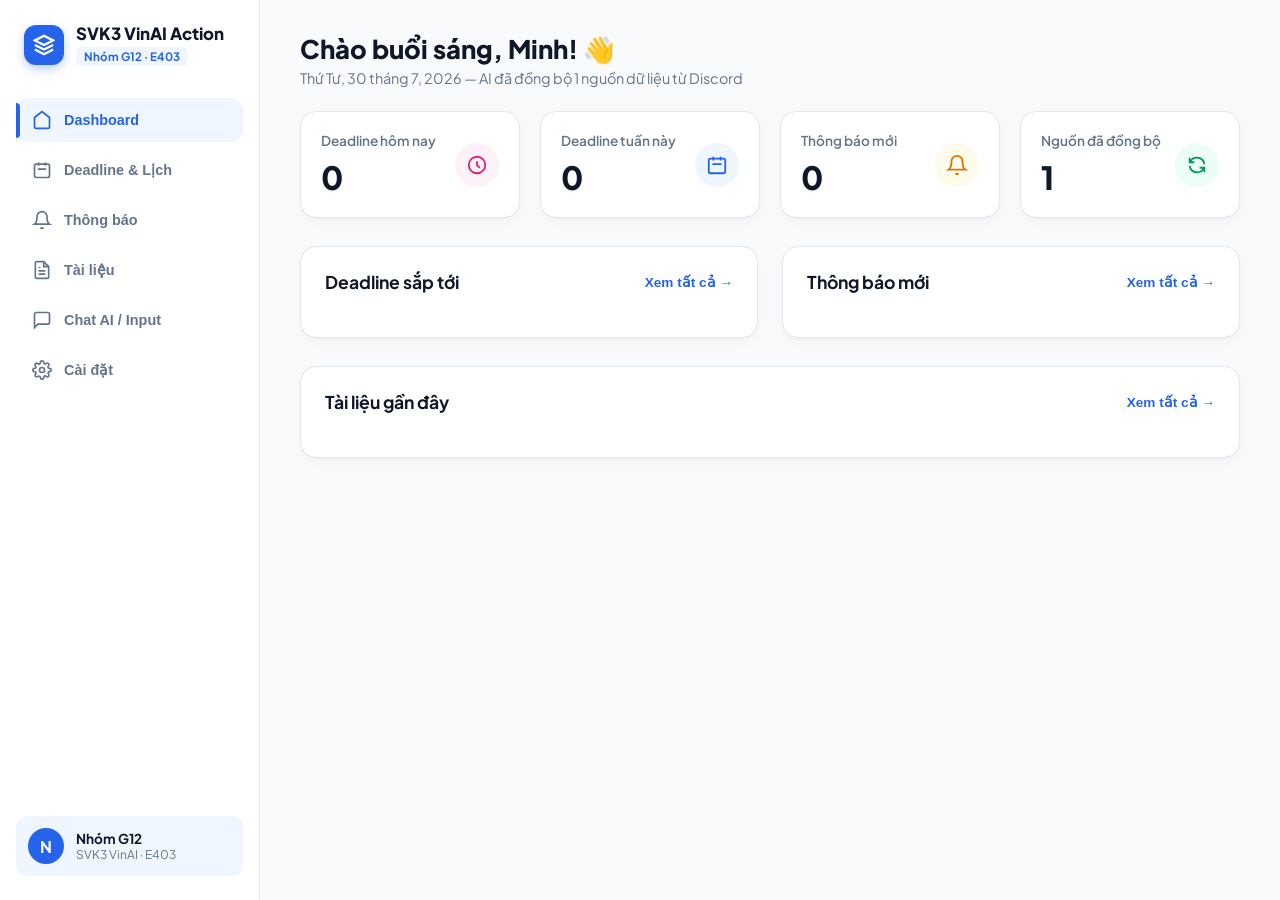
<file: codebase/index.html>
<!DOCTYPE html>
<html lang="vi">
<head>
  <meta charset="UTF-8">
  <meta name="viewport" content="width=device-width, initial-scale=1.0">
  <title>SVK3 VinAI Action — Quản lý Thông báo, Deadline & Tài liệu AI</title>
  <link rel="preconnect" href="https://fonts.googleapis.com">
  <link rel="preconnect" href="https://fonts.gstatic.com" crossorigin>
  <link href="https://fonts.googleapis.com/css2?family=Plus+Jakarta+Sans:wght@400;500;600;700;800&family=JetBrains+Mono:wght@400;500&display=swap" rel="stylesheet">
  <link rel="stylesheet" href="style.css">
</head>
<body>
  <div class="app-layout">
    <!-- Sidebar Navigation -->
    <aside class="sidebar">
      <div class="brand">
        <div class="brand-logo">
          <svg width="22" height="22" viewBox="0 0 24 24" fill="none" stroke="currentColor" stroke-width="2.5"><path d="M12 2L2 7l10 5 10-5-10-5zM2 17l10 5 10-5M2 12l10 5 10-5"/></svg>
        </div>
        <div class="brand-text">
          <h2>SVK3 VinAI Action</h2>
          <span class="badge-group">Nhóm G12 · E403</span>
        </div>
      </div>

      <nav class="nav-menu">
        <button class="nav-item active" onclick="switchTab('dashboard')">
          <svg width="20" height="20" viewBox="0 0 24 24" fill="none" stroke="currentColor" stroke-width="2"><path d="M3 9l9-7 9 7v11a2 2 0 01-2 2H5a2 2 0 01-2-2z"/></svg>
          Dashboard
        </button>
        <button class="nav-item" onclick="switchTab('deadline')">
          <svg width="20" height="20" viewBox="0 0 24 24" fill="none" stroke="currentColor" stroke-width="2"><path d="M8 7V3m8 4V3m-9 8h10M5 21h14a2 2 0 002-2V7a2 2 0 00-2-2H5a2 2 0 00-2 2v12a2 2 0 002 2z"/></svg>
          Deadline & Lịch
        </button>
        <button class="nav-item" onclick="switchTab('notifications')">
          <svg width="20" height="20" viewBox="0 0 24 24" fill="none" stroke="currentColor" stroke-width="2"><path d="M18 8A6 6 0 006 8c0 7-3 9-3 9h18s-3-2-3-9M13.73 21a2 2 0 01-3.46 0"/></svg>
          Thông báo
          <span id="notif-badge-count" class="nav-badge">0</span>
        </button>
        <button class="nav-item" onclick="switchTab('documents')">
          <svg width="20" height="20" viewBox="0 0 24 24" fill="none" stroke="currentColor" stroke-width="2"><path d="M14 2H6a2 2 0 00-2 2v16a2 2 0 002 2h12a2 2 0 002-2V8z"/><path d="M14 2v6h6M16 13H8M16 17H8M10 9H8"/></svg>
          Tài liệu
        </button>
        <button class="nav-item" onclick="switchTab('chatai')">
          <svg width="20" height="20" viewBox="0 0 24 24" fill="none" stroke="currentColor" stroke-width="2"><path d="M21 15a2 2 0 01-2 2H7l-4 4V5a2 2 0 012-2h14a2 2 0 012 2z"/></svg>
          Chat AI / Input
        </button>
        <button class="nav-item" onclick="switchTab('settings')">
          <svg width="20" height="20" viewBox="0 0 24 24" fill="none" stroke="currentColor" stroke-width="2"><path d="M12 15a3 3 0 100-6 3 3 0 000 6z"/><path d="M19.4 15a1.65 1.65 0 00.33 1.82l.06.06a2 2 0 010 2.83 2 2 0 01-2.83 0l-.06-.06a1.65 1.65 0 00-1.82-.33 1.65 1.65 0 00-1 1.51V21a2 2 0 01-2 2 2 2 0 01-2-2v-.09A1.65 1.65 0 009 19.4a1.65 1.65 0 00-1.82.33l-.06.06a2 2 0 01-2.83 0 2 2 0 010-2.83l.06-.06a1.65 1.65 0 00.33-1.82 1.65 1.65 0 00-1.51-1H3a2 2 0 01-2-2 2 2 0 012-2h.09A1.65 1.65 0 004.6 9a1.65 1.65 0 00-.33-1.82l-.06-.06a2 2 0 010-2.83 2 2 0 012.83 0l.06.06a1.65 1.65 0 001.82.33H9a1.65 1.65 0 001-1.51V3a2 2 0 012-2 2 2 0 012 2v.09a1.65 1.65 0 001 1.51 1.65 1.65 0 001.82-.33l.06-.06a2 2 0 012.83 0 2 2 0 010 2.83l-.06.06a1.65 1.65 0 00-.33 1.82V9a1.65 1.65 0 001.51 1H21a2 2 0 012 2 2 2 0 01-2 2h-.09a1.65 1.65 0 00-1.51 1z"/></svg>
          Cài đặt
        </button>
      </nav>

      <div class="user-profile">
        <div class="avatar">N</div>
        <div class="user-info">
          <h4>Nhóm G12</h4>
          <p>SVK3 VinAI · E403</p>
        </div>
      </div>
    </aside>

    <!-- Main Content Area -->
    <main class="main-content">
      <!-- 1. DASHBOARD TAB -->
      <section id="tab-dashboard" class="tab-content active">
        <div class="header-section">
          <h2>Chào buổi sáng, Minh! 👋</h2>
          <p class="sub-date">Thứ Tư, 30 tháng 7, 2026 — AI đã đồng bộ 1 nguồn dữ liệu từ Discord</p>
        </div>

        <!-- 4 Stat Cards -->
        <div class="stats-grid">
          <div class="stat-card">
            <div class="stat-info">
              <span class="stat-title">Deadline hôm nay</span>
              <span id="stat-dl-today" class="stat-number">0</span>
            </div>
            <div class="stat-icon icon-pink">
              <svg width="22" height="22" viewBox="0 0 24 24" fill="none" stroke="currentColor" stroke-width="2"><path d="M12 8v4l3 3m6-3a9 9 0 11-18 0 9 9 0 0118 0z"/></svg>
            </div>
          </div>

          <div class="stat-card">
            <div class="stat-info">
              <span class="stat-title">Deadline tuần này</span>
              <span id="stat-dl-week" class="stat-number">1</span>
            </div>
            <div class="stat-icon icon-blue">
              <svg width="22" height="22" viewBox="0 0 24 24" fill="none" stroke="currentColor" stroke-width="2"><path d="M8 7V3m8 4V3m-9 8h10M5 21h14a2 2 0 002-2V7a2 2 0 00-2-2H5a2 2 0 00-2 2v12a2 2 0 002 2z"/></svg>
            </div>
          </div>

          <div class="stat-card">
            <div class="stat-info">
              <span class="stat-title">Thông báo mới</span>
              <span id="stat-notif-new" class="stat-number">0</span>
            </div>
            <div class="stat-icon icon-yellow">
              <svg width="22" height="22" viewBox="0 0 24 24" fill="none" stroke="currentColor" stroke-width="2"><path d="M18 8A6 6 0 006 8c0 7-3 9-3 9h18s-3-2-3-9M13.73 21a2 2 0 01-3.46 0"/></svg>
            </div>
          </div>

          <div class="stat-card">
            <div class="stat-info">
              <span class="stat-title">Nguồn đã đồng bộ</span>
              <span id="stat-synced" class="stat-number">1</span>
            </div>
            <div class="stat-icon icon-green">
              <svg width="22" height="22" viewBox="0 0 24 24" fill="none" stroke="currentColor" stroke-width="2"><path d="M4 4v5h.582m15.356 2A8.001 8.001 0 004.582 9m0 0H9m11 11v-5h-.581m0 0a8.003 8.003 0 01-15.357-2m15.357 2H15"/></svg>
            </div>
          </div>
        </div>

        <!-- 2 Column Layout -->
        <div class="dashboard-grid">
          <!-- Upcoming Deadlines -->
          <div class="panel">
            <div class="panel-header">
              <h3>Deadline sắp tới</h3>
              <button class="btn-link" onclick="switchTab('deadline')">Xem tất cả &rarr;</button>
            </div>
            <div id="dash-deadline-list" class="dash-list">
              <!-- Dynamically populated -->
            </div>
          </div>

          <!-- Recent Notifications -->
          <div class="panel">
            <div class="panel-header">
              <h3>Thông báo mới</h3>
              <button class="btn-link" onclick="switchTab('notifications')">Xem tất cả &rarr;</button>
            </div>
            <div id="dash-notif-list" class="dash-list">
              <!-- Dynamically populated -->
            </div>
          </div>
        </div>

        <!-- Recent Documents -->
        <div class="panel margin-top-lg">
          <div class="panel-header">
            <h3>Tài liệu gần đây</h3>
            <button class="btn-link" onclick="switchTab('documents')">Xem tất cả &rarr;</button>
          </div>
          <div id="dash-doc-list" class="dash-list">
            <!-- Dynamically populated -->
          </div>
        </div>
      </section>

      <!-- 2. DEADLINE TAB -->
      <section id="tab-deadline" class="tab-content">
        <div class="header-section flex-between">
          <div>
            <h2>Deadline & Lịch nộp bài</h2>
            <p class="sub-date">Quản lý tất cả deadline tự động từ Discord & xem theo Lịch Tuần/Tháng</p>
          </div>
          <div class="view-switcher">
            <button id="btn-view-table" class="btn-toggle active" onclick="switchDeadlineView('table')">&equiv; Bảng</button>
            <button id="btn-view-calendar" class="btn-toggle" onclick="switchDeadlineView('calendar')">&boxplus; Lịch</button>
          </div>
        </div>

        <!-- Filter Category Tabs -->
        <div class="filter-tabs flex-between">
          <div>
            <button class="tab-chip active" onclick="filterDeadlines('all')">Tất cả</button>
            <button class="tab-chip" onclick="filterDeadlines('today')">Hôm nay</button>
            <button class="tab-chip" onclick="filterDeadlines('7days')">7 ngày tới</button>
            <button class="tab-chip" onclick="filterDeadlines('month')">Tháng này</button>
            <button class="tab-chip" onclick="filterDeadlines('done')">Đã hoàn thành</button>
            <button class="tab-chip" onclick="filterDeadlines('overdue')">Quá hạn</button>
          </div>
          <div id="calendar-mode-controls" class="hidden">
            <div class="view-switcher">
              <button id="btn-cal-week" class="btn-toggle active" onclick="switchCalendarMode('week')">Tuần</button>
              <button id="btn-cal-month" class="btn-toggle" onclick="switchCalendarMode('month')">Tháng</button>
            </div>
          </div>
        </div>

        <!-- 1. Table View -->
        <div id="deadline-table-container" class="table-card">
          <table class="data-table">
            <thead>
              <tr>
                <th style="width:40px;">✓</th>
                <th>Công việc</th>
                <th>Môn học</th>
                <th>Deadline</th>
                <th>Nguồn</th>
                <th>Trạng thái</th>
                <th>Độ ưu tiên</th>
                <th>Thao tác</th>
              </tr>
            </thead>
            <tbody id="deadline-table-body">
              <!-- Inserted dynamically -->
            </tbody>
          </table>
        </div>

        <!-- 2. Calendar View -->
        <div id="deadline-calendar-container" class="table-card hidden" style="padding: 20px;">
          <div class="calendar-header flex-between margin-bottom-md">
            <h3 id="calendar-month-title">Tháng 8, 2026</h3>
            <span style="font-size:0.85rem; color:var(--text-muted);">Bấm vào thẻ Deadline để đánh dấu hoàn thành</span>
          </div>
          <div id="calendar-grid" class="calendar-grid">
            <!-- Calendar grid generated dynamically -->
          </div>
        </div>
      </section>

      <!-- 3. NOTIFICATIONS TAB -->
      <section id="tab-notifications" class="tab-content">
        <div class="header-section flex-between">
          <div>
            <h2>Thông báo</h2>
            <p class="sub-date"><span id="unread-count-text">0 thông báo chưa đọc</span></p>
          </div>
          <button class="btn btn-secondary" onclick="markAllRead()">Đánh dấu tất cả đã đọc</button>
        </div>

        <div class="filter-bar">
          <input type="text" id="notif-search" placeholder="🔍 Tìm kiếm thông báo..." onkeyup="filterNotifications()">
          <select id="notif-filter-source" onchange="filterNotifications()">
            <option value="">Tất cả nguồn</option>
            <option value="Discord">Discord</option>
          </select>
          <select id="notif-filter-course" onchange="filterNotifications()">
            <option value="">Tất cả môn</option>
            <option value="AI">AI</option>
            <option value="AI20K Build Phase">AI20K Build Phase</option>
            <option value="Workshop Kick-off">Workshop Kick-off</option>
            <option value="Chung">Chung</option>
          </select>
        </div>

        <div id="notifications-container" class="cards-stack">
          <!-- Inserted dynamically -->
        </div>
      </section>

      <!-- 4. DOCUMENTS TAB -->
      <section id="tab-documents" class="tab-content">
        <div class="header-section">
          <h2>Tài liệu</h2>
          <p class="sub-date">AI đã tự động thu thập & lưu trữ các tài liệu từ Discord</p>
        </div>

        <div class="filter-bar">
          <input type="text" id="doc-search" placeholder="🔍 Tìm kiếm tài liệu..." onkeyup="filterDocuments()">
          <select id="doc-filter-source" onchange="filterDocuments()">
            <option value="">Tất cả nguồn</option>
            <option value="Discord">Discord</option>
          </select>
          <select id="doc-filter-course" onchange="filterDocuments()">
            <option value="">Tất cả môn</option>
            <option value="AI">AI</option>
            <option value="AI20K Build Phase">AI20K Build Phase</option>
            <option value="Workshop Kick-off">Workshop Kick-off</option>
          </select>
        </div>

        <div class="summary-chips">
          <div class="chip-metric chip-blue"><strong id="total-docs-count">0</strong> Tổng tài liệu</div>
          <div class="chip-metric chip-purple"><strong id="discord-docs-count">0</strong> Từ Discord</div>
        </div>

        <div class="table-card">
          <table class="data-table">
            <thead>
              <tr>
                <th>Tên tài liệu</th>
                <th>Môn học</th>
                <th>Nguồn</th>
                <th>Ngày cập nhật</th>
                <th>Thao tác</th>
              </tr>
            </thead>
            <tbody id="documents-table-body">
              <!-- Inserted dynamically -->
            </tbody>
          </table>
        </div>
      </section>

      <!-- 5. CHAT AI / INPUT PROCESS TAB -->
      <section id="tab-chatai" class="tab-content">
        <div class="header-section flex-between">
          <div>
            <h2>Trích xuất AI & Đồng bộ Local Storage</h2>
            <p class="sub-date">Dán thông báo thô để AI trích xuất Metadata và tự động lưu vào PostgreSQL Database</p>
          </div>
          <button class="btn btn-secondary" onclick="openEvalModal()">Chạy Eval (Golden Set 20)</button>
        </div>

        <div class="input-card">
          <label for="raw-input">Dán thông báo thô từ Discord:</label>
          <textarea id="raw-input" placeholder="Dán thông báo vào đây để chạy Pipeline LLM...&#10;Ví dụ: [Discord #announcements] Thầy vừa mở Assignment 2 môn Machine Learning. Hạn nộp bài là trước 23:59 ngày 15/08/2026."></textarea>
          
          <div class="input-actions">
            <button class="btn btn-primary" onclick="processNewMessage()">
              🚀 Chạy Pipeline AI & Lưu Local JSON
            </button>
          </div>
        </div>

        <div id="process-result-box" class="margin-top-lg"></div>
      </section>

      <!-- 6. SETTINGS TAB -->
      <section id="tab-settings" class="tab-content">
        <div class="header-section">
          <h2>Cài đặt Hệ thống</h2>
          <p class="sub-date">Cấu hình API Key & Đồng bộ Nguồn Dữ liệu</p>
        </div>
        <div class="panel">
          <div class="form-group">
            <label>API Key Gemini / OpenRouter:</label>
            <input type="password" id="api-key-input" placeholder="sk-or-v1-... (Đã đọc tự động từ file .env)">
          </div>
          <div class="form-group margin-top-md">
            <label>Đường dẫn Local Storage File:</label>
            <input type="text" value="PostgreSQL (deadline_db)" readonly style="background:#f1f5f9;">
          </div>
        </div>
      </section>
    </main>
  </div>

  <!-- Notification Detail Modal -->
  <div id="notif-detail-modal" class="modal-overlay hidden">
    <div class="modal-content" style="max-width: 680px;">
      <div class="modal-header">
        <div>
          <span id="detail-source-badge" class="source-badge badge-discord">Discord</span>
          <h2 id="detail-title" style="margin-top:8px;">Chi tiết Thông báo</h2>
          <p class="subtitle" id="detail-subtitle">Môn học: Chung · Vừa xong</p>
        </div>
        <button class="btn-close" onclick="closeNotifModal()">&times;</button>
      </div>

      <!-- Section 1: AI Summary Box -->
      <div style="background:#eff6ff; padding:16px; border-radius:12px; border:1px solid #bfdbfe; margin-bottom:16px;">
        <h4 style="color:#1e40af; font-size:0.88rem; font-weight:700; margin-bottom:6px;">🤖 Tóm tắt AI & Metadata:</h4>
        <div id="detail-ai-summary" style="font-size:0.9rem; color:#1e3a8a; line-height:1.5;">
          <!-- Populated dynamically -->
        </div>
      </div>

      <!-- Section 2: Full Original Content Box -->
      <div style="margin-bottom:20px;">
        <h4 style="font-size:0.88rem; font-weight:700; color:var(--text-muted); margin-bottom:8px;">📩 Nội dung tin nhắn nguyên bản đầy đủ:</h4>
        <div id="detail-content-body" style="background:#f8fafc; padding:20px; border-radius:12px; border:1px solid #e2e8f0; font-size:0.95rem; line-height:1.6; white-space:pre-wrap; max-height:300px; overflow-y:auto; word-break:break-word;">
          Nội dung thông báo chi tiết
        </div>
      </div>

      <div class="flex-between">
        <button id="detail-mark-read-btn" class="btn btn-secondary" onclick="markSingleReadFromModal()">
          ✓ Đánh dấu đã đọc
        </button>
        <button class="btn btn-primary" onclick="closeNotifModal()">Đóng</button>
      </div>
    </div>
  </div>

  <!-- Eval Modal -->
  <div id="eval-modal" class="modal-overlay hidden">
    <div class="modal-content">
      <div class="modal-header">
        <div>
          <h2>Đánh giá Chất lượng AI — Golden Set (20 Test Cases)</h2>
          <p class="subtitle">Quality Bar: <strong style="color:var(--primary);">≥ 85.0% Pass Rate</strong> · R4 Rubric Verification</p>
        </div>
        <button class="btn-close" onclick="closeEvalModal()">&times;</button>
      </div>

      <div class="eval-metrics">
        <div class="metric-card"><span class="metric-val" id="eval-pass-rate">0.0%</span><span>Pass Rate</span></div>
        <div class="metric-card"><span class="metric-val" id="eval-passed-count">0/20</span><span>Passed Cases</span></div>
        <div class="metric-card"><span class="metric-val" id="eval-hallucination-rate">0%</span><span>Hallucination Rate</span></div>
        <div class="metric-card"><span class="metric-val" id="eval-warning-rate">100%</span><span>Ambiguity Warning Rate</span></div>
      </div>

      <button class="btn btn-primary" onclick="runAllEval()">Chạy Kiểm thử Trọn bộ 20 Cases</button>

      <div class="table-responsive margin-top-md">
        <table class="data-table">
          <thead>
            <tr>
              <th>#</th>
              <th>Phân loại Layer</th>
              <th>Nội dung Input thô</th>
              <th>Kỳ vọng</th>
              <th>Kết quả AI</th>
              <th>Trạng thái</th>
            </tr>
          </thead>
          <tbody id="eval-table-body"></tbody>
        </table>
      </div>
    </div>
  </div>

  <script src="app.js"></script>
</body>
</html>
</file>
<file: codebase/style.css>
:root {
  --bg-app: #f8fafc;
  --bg-sidebar: #ffffff;
  --bg-card: #ffffff;
  --border-subtle: #e2e8f0;
  
  --primary: #2563eb;
  --primary-light: #eff6ff;
  --primary-hover: #1d4ed8;

  --text-main: #0f172a;
  --text-muted: #64748b;
  --text-light: #94a3b8;

  --danger-bg: #fef2f2;
  --danger-color: #ef4444;

  --warning-bg: #fffbeb;
  --warning-color: #f59e0b;

  --success-bg: #ecfdf5;
  --success-color: #10b981;

  --discord-bg: #eff6ff;
  --discord-color: #2563eb;

  --gmail-bg: #fef2f2;
  --gmail-color: #dc2626;

  --font-sans: 'Plus Jakarta Sans', -apple-system, BlinkMacSystemFont, sans-serif;
  --font-mono: 'JetBrains Mono', monospace;

  --radius-lg: 16px;
  --radius-md: 12px;
  --radius-sm: 8px;
  --shadow-sm: 0 1px 3px rgba(0, 0, 0, 0.05);
  --shadow-card: 0 4px 12px rgba(0, 0, 0, 0.03), 0 1px 2px rgba(0, 0, 0, 0.02);
}

* {
  box-sizing: border-box;
  margin: 0;
  padding: 0;
}

body {
  font-family: var(--font-sans);
  background-color: var(--bg-app);
  color: var(--text-main);
  min-height: 100vh;
  display: flex;
}

.app-layout {
  display: flex;
  width: 100vw;
  min-height: 100vh;
}

/* Sidebar */
.sidebar {
  width: 260px;
  background: var(--bg-sidebar);
  border-right: 1px solid var(--border-subtle);
  display: flex;
  flex-direction: column;
  padding: 24px 16px;
  flex-shrink: 0;
}

.brand {
  display: flex;
  align-items: center;
  gap: 12px;
  margin-bottom: 32px;
  padding-left: 8px;
}

.brand-logo {
  width: 40px;
  height: 40px;
  background: var(--primary);
  border-radius: var(--radius-md);
  display: flex;
  align-items: center;
  justify-content: center;
  color: white;
  box-shadow: 0 4px 10px rgba(37, 99, 235, 0.3);
}

.brand-text h2 {
  font-size: 1.05rem;
  font-weight: 800;
  color: var(--text-main);
  line-height: 1.2;
}

.badge-group {
  display: inline-block;
  font-size: 0.72rem;
  font-weight: 700;
  background: var(--primary-light);
  color: var(--primary);
  padding: 2px 8px;
  border-radius: 6px;
  margin-top: 3px;
}

.nav-menu {
  display: flex;
  flex-direction: column;
  gap: 6px;
  flex: 1;
}

.nav-item {
  display: flex;
  align-items: center;
  gap: 12px;
  padding: 12px 16px;
  border-radius: var(--radius-md);
  font-size: 0.9rem;
  font-weight: 600;
  color: var(--text-muted);
  background: transparent;
  border: none;
  cursor: pointer;
  text-align: left;
  transition: all 0.2s ease;
  position: relative;
}

.nav-item:hover {
  background: #f1f5f9;
  color: var(--text-main);
}

.nav-item.active {
  background: var(--primary-light);
  color: var(--primary);
  font-weight: 700;
}

.nav-item.active::before {
  content: '';
  position: absolute;
  left: 0;
  top: 10%;
  bottom: 10%;
  width: 4px;
  background: var(--primary);
  border-radius: 0 4px 4px 0;
}

.nav-badge {
  margin-left: auto;
  background: var(--danger-color);
  color: white;
  font-size: 0.72rem;
  font-weight: 700;
  padding: 2px 7px;
  border-radius: 10px;
}

.user-profile {
  display: flex;
  align-items: center;
  gap: 12px;
  padding: 12px;
  background: var(--primary-light);
  border-radius: var(--radius-md);
  margin-top: auto;
}

.avatar {
  width: 36px;
  height: 36px;
  background: var(--primary);
  color: white;
  font-weight: 700;
  border-radius: 50%;
  display: flex;
  align-items: center;
  justify-content: center;
}

.user-info h4 {
  font-size: 0.85rem;
  font-weight: 700;
}

.user-info p {
  font-size: 0.75rem;
  color: var(--text-muted);
}

/* Main Content */
.main-content {
  flex: 1;
  padding: 32px 40px;
  overflow-y: auto;
}

.tab-content {
  display: none;
}

.tab-content.active {
  display: block;
}

.header-section {
  margin-bottom: 24px;
}

.header-section h2 {
  font-size: 1.6rem;
  font-weight: 800;
  color: var(--text-main);
}

.sub-date {
  font-size: 0.9rem;
  color: var(--text-muted);
  margin-top: 4px;
}

.flex-between {
  display: flex;
  justify-content: space-between;
  align-items: center;
}

/* 4 Stat Cards */
.stats-grid {
  display: grid;
  grid-template-columns: repeat(4, 1fr);
  gap: 20px;
  margin-bottom: 28px;
}

.stat-card {
  background: var(--bg-card);
  border-radius: var(--radius-lg);
  padding: 20px;
  border: 1px solid var(--border-subtle);
  box-shadow: var(--shadow-card);
  display: flex;
  justify-content: space-between;
  align-items: center;
}

.stat-title {
  display: block;
  font-size: 0.85rem;
  font-weight: 600;
  color: var(--text-muted);
  margin-bottom: 8px;
}

.stat-number {
  font-size: 2rem;
  font-weight: 800;
  color: var(--text-main);
}

.stat-icon {
  width: 44px;
  height: 44px;
  border-radius: 50%;
  display: flex;
  align-items: center;
  justify-content: center;
}

.icon-pink { background: #fdf2f8; color: #db2777; }
.icon-blue { background: #eff6ff; color: #2563eb; }
.icon-yellow { background: #fffbeb; color: #d97706; }
.icon-green { background: #ecfdf5; color: #059669; }

/* Dashboard Grid */
.dashboard-grid {
  display: grid;
  grid-template-columns: 1fr 1fr;
  gap: 24px;
}

.panel {
  background: var(--bg-card);
  border-radius: var(--radius-lg);
  padding: 24px;
  border: 1px solid var(--border-subtle);
  box-shadow: var(--shadow-card);
}

.panel-header {
  display: flex;
  justify-content: space-between;
  align-items: center;
  margin-bottom: 20px;
}

.panel-header h3 {
  font-size: 1.1rem;
  font-weight: 700;
  color: var(--text-main);
}

.btn-link {
  background: none;
  border: none;
  color: var(--primary);
  font-size: 0.85rem;
  font-weight: 600;
  cursor: pointer;
}

.btn-link:hover {
  text-decoration: underline;
}

/* Item Lists in Dashboard */
.dash-list {
  display: flex;
  flex-direction: column;
  gap: 14px;
}

.item-row {
  display: flex;
  align-items: center;
  justify-content: space-between;
  padding: 12px 14px;
  background: #f8fafc;
  border-radius: var(--radius-md);
  transition: background 0.2s ease;
}

.item-row:hover {
  background: #f1f5f9;
}

.item-left {
  display: flex;
  align-items: center;
  gap: 12px;
}

.dot-indicator {
  width: 10px;
  height: 10px;
  border-radius: 50%;
  flex-shrink: 0;
}

.dot-red { background: var(--danger-color); }
.dot-orange { background: var(--warning-color); }
.dot-green { background: var(--success-color); }

.item-text h4 {
  font-size: 0.9rem;
  font-weight: 700;
}

.item-text p {
  font-size: 0.78rem;
  color: var(--text-muted);
}

.item-right {
  display: flex;
  flex-direction: column;
  align-items: flex-end;
  gap: 4px;
}

.time-tag {
  font-size: 0.82rem;
  font-weight: 700;
  color: var(--danger-color);
}

.source-badge {
  font-size: 0.72rem;
  font-weight: 700;
  padding: 2px 8px;
  border-radius: 4px;
}

.badge-gmail {
  background: var(--gmail-bg);
  color: var(--gmail-color);
}

.badge-discord {
  background: var(--discord-bg);
  color: var(--discord-color);
}

/* Notification Card Stack */
.cards-stack {
  display: flex;
  flex-direction: column;
  gap: 16px;
}

.notif-card {
  background: var(--bg-card);
  border-radius: var(--radius-lg);
  padding: 20px 24px;
  border: 1px solid var(--border-subtle);
  box-shadow: var(--shadow-card);
  transition: transform 0.2s ease, border-color 0.2s ease;
  position: relative;
}

.notif-card.is-unread-card {
  border-left: 4px solid var(--primary);
  background: #f8fafc;
}

.unread-dot-badge {
  font-size: 0.7rem;
  font-weight: 700;
  background: var(--danger-bg);
  color: var(--danger-color);
  padding: 2px 7px;
  border-radius: 10px;
  margin-left: 6px;
  vertical-align: middle;
}

.btn-read-toggle {
  background: white;
  border: 1px solid var(--border-subtle);
  color: var(--text-muted);
  font-size: 0.8rem;
  font-weight: 600;
  padding: 6px 12px;
  border-radius: 6px;
  cursor: pointer;
  transition: all 0.2s ease;
}

.btn-read-toggle:hover {
  background: var(--primary-light);
  color: var(--primary);
  border-color: var(--primary);
}

.notif-card:hover {
  transform: translateY(-2px);
}

.notif-top {
  display: flex;
  justify-content: space-between;
  align-items: center;
  margin-bottom: 10px;
}

.notif-title-group {
  display: flex;
  align-items: center;
  gap: 10px;
}

.notif-title-group h3 {
  font-size: 1.05rem;
  font-weight: 700;
}

.course-chip {
  font-size: 0.75rem;
  font-weight: 600;
  background: #f1f5f9;
  color: var(--text-muted);
  padding: 3px 8px;
  border-radius: 6px;
}

.notif-body {
  font-size: 0.9rem;
  color: var(--text-muted);
  line-height: 1.5;
  margin-bottom: 12px;
}

/* Calendar Grid Styles */
.calendar-grid {
  display: grid;
  grid-template-columns: repeat(7, 1fr);
  gap: 10px;
}

.cal-day-cell {
  background: #f8fafc;
  border-radius: var(--radius-md);
  border: 1px solid var(--border-subtle);
  min-height: 110px;
  padding: 10px;
  display: flex;
  flex-direction: column;
  gap: 6px;
}

.cal-day-cell.is-today {
  background: #eff6ff;
  border-color: var(--primary);
}

.cal-day-header {
  font-size: 0.8rem;
  font-weight: 700;
  color: var(--text-muted);
  display: flex;
  justify-content: space-between;
  margin-bottom: 4px;
}

.cal-day-cell.is-today .cal-day-header {
  color: var(--primary);
}

.cal-deadline-tag {
  font-size: 0.75rem;
  font-weight: 600;
  padding: 4px 8px;
  border-radius: 6px;
  background: white;
  border: 1px solid var(--border-subtle);
  cursor: pointer;
  box-shadow: var(--shadow-sm);
  display: flex;
  align-items: center;
  justify-content: space-between;
  transition: transform 0.15s ease;
}

.cal-deadline-tag:hover {
  transform: scale(1.02);
}

.cal-tag-high {
  border-left: 3px solid var(--danger-color);
  color: #991b1b;
}

.cal-tag-medium {
  border-left: 3px solid var(--warning-color);
  color: #92400e;
}

.cal-tag-done {
  border-left: 3px solid var(--success-color);
  color: #065f46;
  background: #ecfdf5;
  text-decoration: line-through;
}

.strikethrough {
  text-decoration: line-through;
  opacity: 0.6;
}

/* Data Tables */
.table-card {
  background: var(--bg-card);
  border-radius: var(--radius-lg);
  border: 1px solid var(--border-subtle);
  box-shadow: var(--shadow-card);
  overflow: hidden;
}

.data-table {
  width: 100%;
  border-collapse: collapse;
  text-align: left;
  font-size: 0.88rem;
}

.data-table th {
  background: #f8fafc;
  padding: 14px 20px;
  font-size: 0.78rem;
  font-weight: 700;
  color: var(--text-muted);
  text-transform: uppercase;
  border-bottom: 1px solid var(--border-subtle);
}

.data-table td {
  padding: 16px 20px;
  border-bottom: 1px solid #f1f5f9;
  vertical-align: middle;
}

.data-table tr:last-child td {
  border-bottom: none;
}

.status-badge {
  font-size: 0.78rem;
  font-weight: 700;
  padding: 4px 10px;
  border-radius: 20px;
}

.status-doing { background: #eff6ff; color: #2563eb; }
.status-done { background: #ecfdf5; color: #059669; }
.status-overdue { background: #fef2f2; color: #dc2626; }

/* Filter Tabs & Bars */
.filter-tabs {
  display: flex;
  gap: 10px;
  margin-bottom: 20px;
}

.tab-chip {
  padding: 8px 18px;
  border-radius: 20px;
  background: #ffffff;
  border: 1px solid var(--border-subtle);
  font-size: 0.85rem;
  font-weight: 600;
  color: var(--text-muted);
  cursor: pointer;
  transition: all 0.2s ease;
}

.tab-chip.active {
  background: var(--primary);
  color: white;
  border-color: var(--primary);
}

.filter-bar {
  display: flex;
  gap: 14px;
  margin-bottom: 20px;
}

.filter-bar input, .filter-bar select {
  padding: 10px 14px;
  border-radius: var(--radius-md);
  border: 1px solid var(--border-subtle);
  background: white;
  font-family: var(--font-sans);
  font-size: 0.88rem;
  color: var(--text-main);
}

.filter-bar input {
  flex: 1;
}

.summary-chips {
  display: flex;
  gap: 16px;
  margin-bottom: 20px;
}

.chip-metric {
  background: white;
  border: 1px solid var(--border-subtle);
  padding: 10px 20px;
  border-radius: 30px;
  font-size: 0.9rem;
  font-weight: 600;
  color: var(--text-muted);
}

.chip-metric strong {
  color: var(--text-main);
  font-size: 1.1rem;
  margin-right: 4px;
}

.view-switcher {
  display: flex;
  background: #e2e8f0;
  padding: 3px;
  border-radius: var(--radius-sm);
}

.btn-toggle {
  padding: 6px 14px;
  border: none;
  background: transparent;
  font-size: 0.85rem;
  font-weight: 600;
  color: var(--text-muted);
  border-radius: 6px;
  cursor: pointer;
}

.btn-toggle.active {
  background: white;
  color: var(--text-main);
  box-shadow: var(--shadow-sm);
}

/* Buttons */
.btn {
  padding: 10px 20px;
  border-radius: var(--radius-md);
  font-size: 0.88rem;
  font-weight: 700;
  cursor: pointer;
  border: none;
  transition: all 0.2s ease;
}

.btn-primary {
  background: var(--primary);
  color: white;
}

.btn-primary:hover {
  background: var(--primary-hover);
}

.btn-secondary {
  background: white;
  border: 1px solid var(--border-subtle);
  color: var(--text-main);
}

/* Input Area for Tab Chat AI */
.input-card {
  background: white;
  padding: 24px;
  border-radius: var(--radius-lg);
  border: 1px solid var(--border-subtle);
  box-shadow: var(--shadow-card);
}

.input-card textarea {
  width: 100%;
  height: 140px;
  padding: 14px;
  border-radius: var(--radius-md);
  border: 1px solid var(--border-subtle);
  font-family: var(--font-sans);
  font-size: 0.9rem;
  margin-top: 8px;
  margin-bottom: 16px;
}

/* Modal */
.modal-overlay {
  position: fixed;
  top: 0; left: 0; right: 0; bottom: 0;
  background: rgba(15, 23, 42, 0.6);
  backdrop-filter: blur(6px);
  display: flex;
  align-items: center;
  justify-content: center;
  z-index: 999;
}

.modal-content {
  background: white;
  border-radius: var(--radius-lg);
  padding: 28px;
  width: 90%;
  max-width: 1050px;
  max-height: 90vh;
  overflow-y: auto;
}

.modal-header {
  display: flex;
  justify-content: space-between;
  align-items: flex-start;
  margin-bottom: 20px;
}

.btn-close {
  background: none;
  border: none;
  font-size: 1.8rem;
  cursor: pointer;
  color: var(--text-muted);
}

.eval-metrics {
  display: grid;
  grid-template-columns: repeat(4, 1fr);
  gap: 16px;
  margin-bottom: 20px;
}

.metric-card {
  background: #f8fafc;
  padding: 16px;
  border-radius: var(--radius-md);
  text-align: center;
  border: 1px solid var(--border-subtle);
}

.metric-val {
  display: block;
  font-size: 1.6rem;
  font-weight: 800;
  color: var(--primary);
}

.hidden { display: none !important; }
.margin-top-lg { margin-top: 28px; }
.margin-top-md { margin-top: 16px; }
</file>
